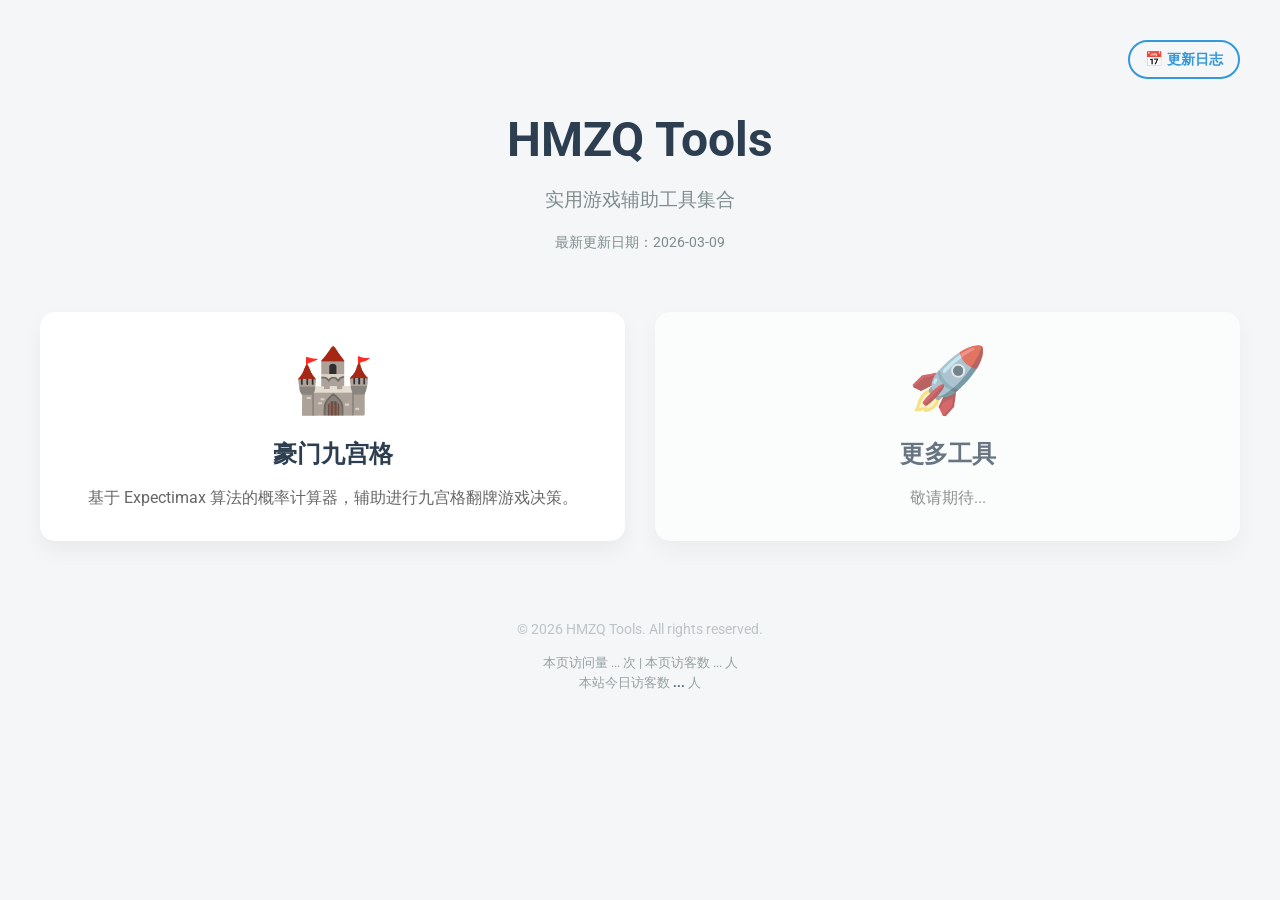
<file: index.html>
<!DOCTYPE html>
<html lang="zh-CN">
<head>
    <meta charset="UTF-8">
    <meta name="viewport" content="width=device-width, initial-scale=1.0">
    <title>HMZQ 工具箱</title>
    <link rel="stylesheet" href="style.css">
    <link href="https://fonts.googleapis.com/css2?family=Roboto:wght@300;400;700&display=swap" rel="stylesheet">
</head>
<body>
    <div class="container">
        <div class="top-nav">
            <button id="update-log-btn" class="nav-btn">📅 更新日志</button>
        </div>

        <header>
            <h1>HMZQ Tools</h1>
            <p>实用游戏辅助工具集合</p>
            <p style="font-size: 0.9rem; color: #7f8c8d; margin-top: 5px;">最新更新日期：2026-03-09</p>
        </header>
        
        <div class="tools-grid">
            <!-- Tool Card: 9 Grid -->
            <a href="9_grid/index.html" class="tool-card">
                <div class="icon">🏰</div>
                <h2>豪门九宫格</h2>
                <p>基于 Expectimax 算法的概率计算器，辅助进行九宫格翻牌游戏决策。</p>
            </a>

            <!-- Placeholder for future tools -->
            <div class="tool-card coming-soon">
                <div class="icon">🚀</div>
                <h2>更多工具</h2>
                <p>敬请期待...</p>
            </div>
        </div>

        <footer>
            <p>&copy; 2026 HMZQ Tools. All rights reserved.</p>
            <div style="font-size: 0.8rem; margin-top: 10px; opacity: 0.8; line-height: 1.6; color: #7f8c8d;">
                <span>本页访问量 <span id="busuanzi_page_pv">...</span> 次</span> | 
                <span>本页访客数 <span id="busuanzi_page_uv">...</span> 人</span><br>
                <span>本站今日访客数 <span id="busuanzi_today_uv" style="color: #2c3e50; font-weight: bold;">...</span> 人</span>
            </div>
        </footer>
    </div>

    <!-- Update Log Modal -->
    <div id="log-modal" class="modal">
        <div class="modal-content">
            <span class="close-modal">&times;</span>
            <h2>📅 更新日志</h2>
            <div class="log-content">
                <div class="log-entry">
                    <span class="log-date">2026-03-09</span>
                    <p>“豪门九宫格”更新：
                       1、新增备选方案推荐功能; 
                       2、支持展示可能结果的概率分布; 
                       3、新增“连续填写”模式（光标可以自动定位到推荐格）
                       4、优化界面</p>
                </div>
                <div class="log-entry">
                    <span class="log-date">2026-01-29</span>
                    <p>“豪门九宫格”更新：优化界面的移动端显示效果，适配窄屏设备。</p>
                </div>
                <div class="log-entry">
                    <span class="log-date">2026-01-27</span>
                    <p>接入 Busuanzi.cc 统计服务，支持网页访问量统计。</p>
                </div>
                <div class="log-entry">
                    <span class="log-date">2026-01-26</span>
                    <p>工具箱主页上线，集成“豪门九宫格”概率计算器。</p>
                </div>
            </div>
        </div>
    </div>

    <script>
        // Modal Logic
        const modal = document.getElementById("log-modal");
        const btn = document.getElementById("update-log-btn");
        const span = document.getElementsByClassName("close-modal")[0];

        btn.onclick = function() {
            modal.style.display = "block";
        }

        span.onclick = function() {
            modal.style.display = "none";
        }

        window.onclick = function(event) {
            if (event.target == modal) {
                modal.style.display = "none";
            }
        }
    </script>
    <script src="//cdn.busuanzi.cc/busuanzi/3.6.9/busuanzi.min.js" defer></script>
</body>
</html>
</file>
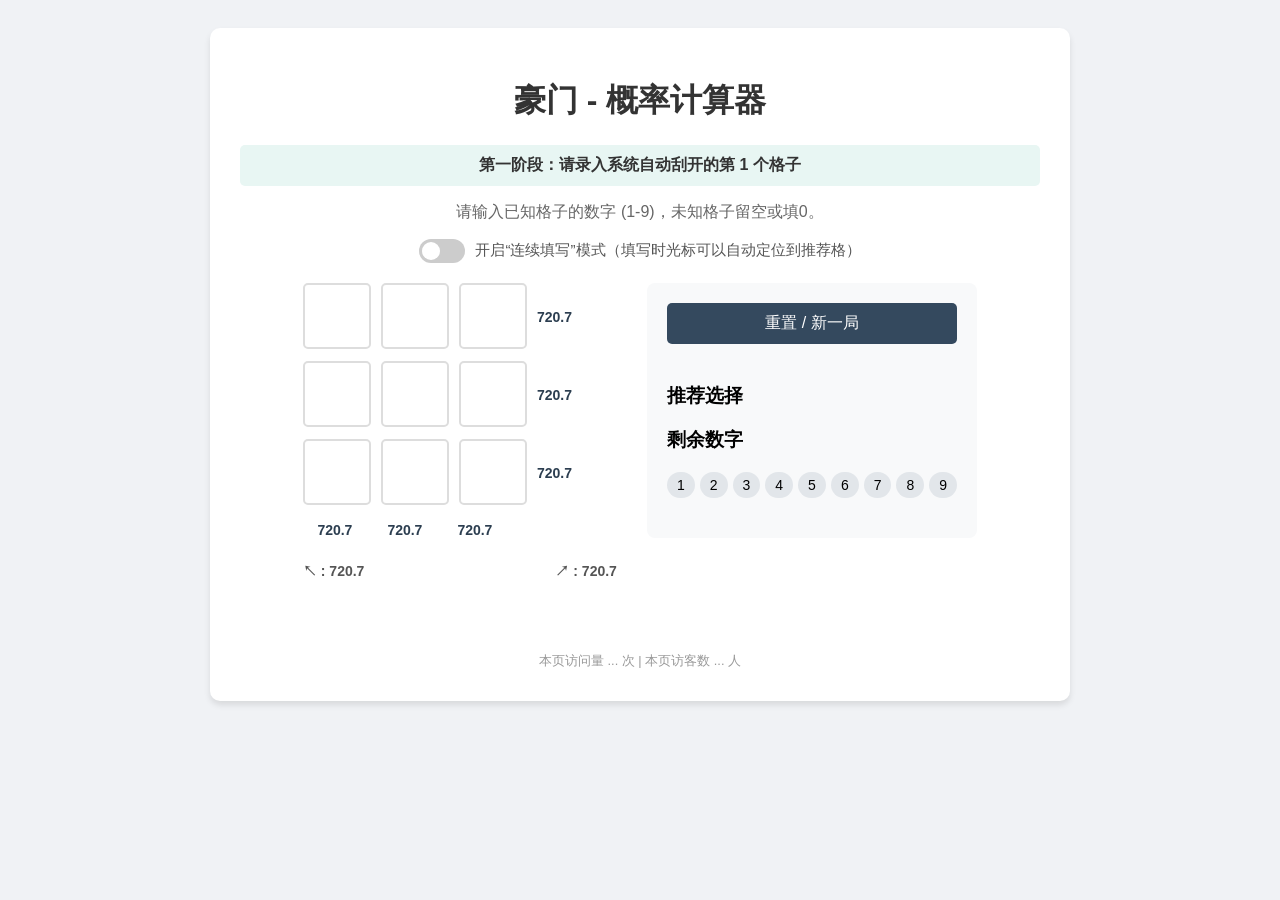
<file: 9_grid/index.html>
<!DOCTYPE html>
<html lang="zh-CN">
<head>
    <meta charset="UTF-8">
    <meta name="viewport" content="width=device-width, initial-scale=1.0">
    <title>豪门 - 概率计算器</title>
    <link rel="stylesheet" href="style.css">
</head>
<body>
    <div class="container">
        <h1>豪门 - 概率计算器</h1>
        <div id="loading" class="loading-overlay">计算中...</div>
        <div class="step-indicator" id="step-status">正在初始化...</div>
        <p>请输入已知格子的数字 (1-9)，未知格子留空或填0。</p>
        
        <div style="margin-bottom: 20px; text-align: center; display: flex; justify-content: center; align-items: center; gap: 10px;">
            <label class="switch">
                <input type="checkbox" id="auto-focus-toggle">
                <span class="slider round"></span>
            </label>
            <span style="color: #555; font-size: 0.95em;">开启“连续填写”模式（填写时光标可以自动定位到推荐格）</span>
        </div>
        
        <div class="game-area">
            <div class="grid-container">
                <!-- 3x3 Grid Inputs -->
                <div class="grid-row">
                    <div class="cell-wrapper">
                        <input type="number" id="cell-1-1" min="0" max="9" class="grid-cell">
                        <span id="ev-1-1" class="ev-display"></span>
                    </div>
                    <div class="cell-wrapper">
                        <input type="number" id="cell-1-2" min="0" max="9" class="grid-cell">
                        <span id="ev-1-2" class="ev-display"></span>
                    </div>
                    <div class="cell-wrapper">
                        <input type="number" id="cell-1-3" min="0" max="9" class="grid-cell">
                        <span id="ev-1-3" class="ev-display"></span>
                    </div>
                    <div class="row-result" id="res-row-1"></div>
                </div>
                <div class="grid-row">
                    <div class="cell-wrapper">
                        <input type="number" id="cell-2-1" min="0" max="9" class="grid-cell">
                        <span id="ev-2-1" class="ev-display"></span>
                    </div>
                    <div class="cell-wrapper">
                        <input type="number" id="cell-2-2" min="0" max="9" class="grid-cell">
                        <span id="ev-2-2" class="ev-display"></span>
                    </div>
                    <div class="cell-wrapper">
                        <input type="number" id="cell-2-3" min="0" max="9" class="grid-cell">
                        <span id="ev-2-3" class="ev-display"></span>
                    </div>
                    <div class="row-result" id="res-row-2"></div>
                </div>
                <div class="grid-row">
                    <div class="cell-wrapper">
                        <input type="number" id="cell-3-1" min="0" max="9" class="grid-cell">
                        <span id="ev-3-1" class="ev-display"></span>
                    </div>
                    <div class="cell-wrapper">
                        <input type="number" id="cell-3-2" min="0" max="9" class="grid-cell">
                        <span id="ev-3-2" class="ev-display"></span>
                    </div>
                    <div class="cell-wrapper">
                        <input type="number" id="cell-3-3" min="0" max="9" class="grid-cell">
                        <span id="ev-3-3" class="ev-display"></span>
                    </div>
                    <div class="row-result" id="res-row-3"></div>
                </div>
                
                <!-- Column Results -->
                <div class="col-results">
                    <div class="col-result" id="res-col-1"></div>
                    <div class="col-result" id="res-col-2"></div>
                    <div class="col-result" id="res-col-3"></div>
                </div>

                 <!-- Diagonal Results -->
                 <div class="diag-results">
                    <div class="diag-result left" id="res-diag-1">↖   : <span id="val-diag-1"></span></div>
                    <div class="diag-result right" id="res-diag-2">↗   : <span id="val-diag-2"></span></div>
                </div>
            </div>

            <div class="info-panel">
                <button onclick="resetGrid()" style="width: 100%; margin-bottom: 20px; background-color: #34495e;">重置 / 新一局</button>

                <h3>推荐选择</h3>
                <div id="recommendation" class="highlight"></div>
                <div id="probability-breakdown" class="prob-list"></div>

                <div id="alternate-recommendation-container" style="display: none; margin-top: 20px;">
                    <h3 style="color: #7f8c8d;">备选方案</h3>
                    <div id="alternate-recommendation" class="highlight-alt"></div>
                    <div id="alternate-probability-breakdown" class="prob-list"></div>
                </div>

                <h3>剩余数字</h3>
                <div id="remaining-numbers"></div>
            </div>
        </div>
        
        <div style="text-align: center; margin-top: 30px; font-size: 0.8rem; color: #999; line-height: 1.6;">
            <span>本页访问量 <span id="busuanzi_page_pv">...</span> 次</span> | 
            <span>本页访客数 <span id="busuanzi_page_uv">...</span> 人</span>
        </div>
    </div>
    <script src="script.js"></script>
    <script src="//cdn.busuanzi.cc/busuanzi/3.6.9/busuanzi.min.js" defer></script>
</body>
</html>
</file>
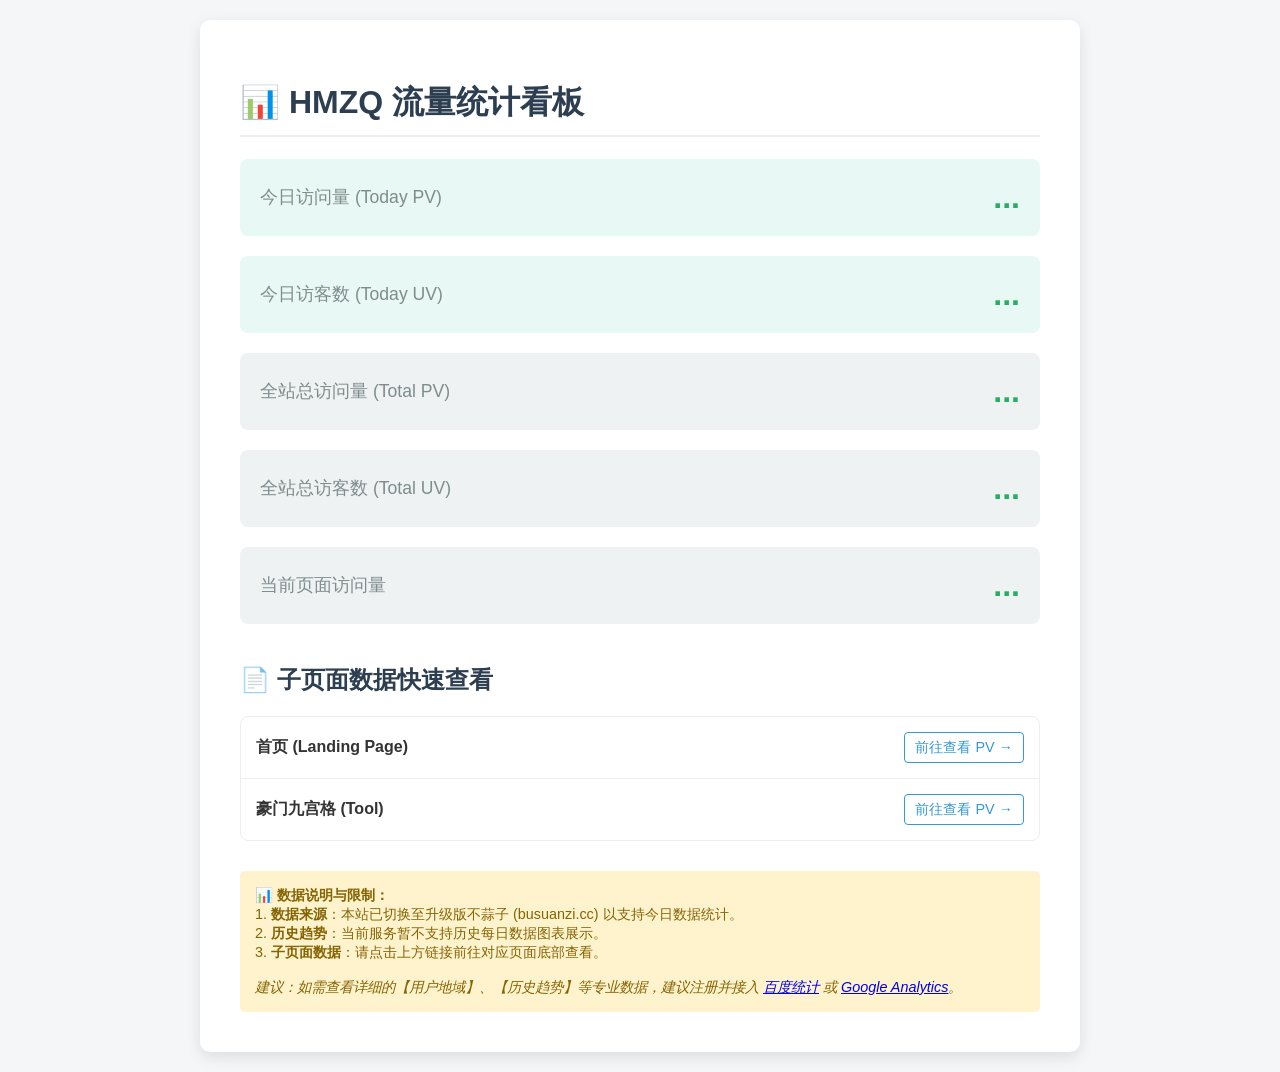
<file: admin/dashboard.html>
<!DOCTYPE html>
<html lang="zh-CN">
<head>
    <meta charset="UTF-8">
    <meta name="viewport" content="width=device-width, initial-scale=1.0">
    <title>HMZQ - 流量统计看板</title>
    <style>
        body {
            font-family: 'Segoe UI', Tahoma, Geneva, Verdana, sans-serif;
            background-color: #f4f6f7;
            margin: 0;
            padding: 20px;
            color: #333;
        }
        .container {
            max-width: 800px;
            margin: 0 auto;
            background: white;
            padding: 40px;
            border-radius: 10px;
            box-shadow: 0 5px 15px rgba(0,0,0,0.1);
        }
        h1 {
            color: #2c3e50;
            border-bottom: 2px solid #ecf0f1;
            padding-bottom: 10px;
        }
        .stat-card {
            background: #eef2f3;
            padding: 20px;
            border-radius: 8px;
            margin: 20px 0;
            display: flex;
            justify-content: space-between;
            align-items: center;
        }
        .stat-label {
            font-size: 1.1em;
            color: #7f8c8d;
        }
        .stat-value {
            font-size: 2em;
            font-weight: bold;
            color: #27ae60;
        }
        .note {
            background: #fff3cd;
            color: #856404;
            padding: 15px;
            border-radius: 5px;
            font-size: 0.9em;
            margin-top: 30px;
        }
    </style>
</head>
<body>
    <div class="container">
        <h1>📊 HMZQ 流量统计看板</h1>
        
        <div class="stat-card" style="background: #e8f8f5;">
            <span class="stat-label">今日访问量 (Today PV)</span>
            <span class="stat-value" id="busuanzi_today_pv">...</span>
        </div>

        <div class="stat-card" style="background: #e8f8f5;">
            <span class="stat-label">今日访客数 (Today UV)</span>
            <span class="stat-value" id="busuanzi_today_uv">...</span>
        </div>

        <div class="stat-card">
            <span class="stat-label">全站总访问量 (Total PV)</span>
            <span class="stat-value" id="busuanzi_site_pv">...</span>
        </div>
        
        <div class="stat-card">
            <span class="stat-label">全站总访客数 (Total UV)</span>
            <span class="stat-value" id="busuanzi_site_uv">...</span>
        </div>

        <div class="stat-card">
            <span class="stat-label">当前页面访问量</span>
            <span class="stat-value" id="busuanzi_page_pv">...</span>
        </div>

        <h2 style="margin-top: 40px; color: #2c3e50;">📄 子页面数据快速查看</h2>
        <div style="background: white; border-radius: 8px; border: 1px solid #eee;">
            <div style="padding: 15px; border-bottom: 1px solid #eee; display: flex; justify-content: space-between; align-items: center;">
                <span><strong>首页 (Landing Page)</strong></span>
                <a href="../index.html" target="_blank" style="text-decoration: none; color: #3498db; border: 1px solid #3498db; padding: 5px 10px; border-radius: 4px; font-size: 0.9em;">前往查看 PV &rarr;</a>
            </div>
            <div style="padding: 15px; display: flex; justify-content: space-between; align-items: center;">
                <span><strong>豪门九宫格 (Tool)</strong></span>
                <a href="../9_grid/index.html" target="_blank" style="text-decoration: none; color: #3498db; border: 1px solid #3498db; padding: 5px 10px; border-radius: 4px; font-size: 0.9em;">前往查看 PV &rarr;</a>
            </div>
        </div>

        <div class="note">
            <strong>📊 数据说明与限制：</strong><br>
            1. <strong>数据来源</strong>：本站已切换至升级版不蒜子 (busuanzi.cc) 以支持今日数据统计。<br>
            2. <strong>历史趋势</strong>：当前服务暂不支持历史每日数据图表展示。<br>
            3. <strong>子页面数据</strong>：请点击上方链接前往对应页面底部查看。<br>
            <br>
            <em>建议：如需查看详细的【用户地域】、【历史趋势】等专业数据，建议注册并接入 <a href="https://tongji.baidu.com/" target="_blank">百度统计</a> 或 <a href="https://analytics.google.com/" target="_blank">Google Analytics</a>。</em>
        </div>
    </div>

    <!-- Busuanzi Script (Updated Source) -->
    <script src="//cdn.busuanzi.cc/busuanzi/3.6.9/busuanzi.min.js" defer></script>
</body>
</html>
</file>
<file: style.css>
:root {
    --primary-color: #2c3e50;
    --accent-color: #3498db;
    --bg-color: #f4f6f7;
    --card-bg: #ffffff;
    --text-color: #333;
}

body {
    font-family: 'Roboto', sans-serif;
    margin: 0;
    padding: 0;
    background-color: var(--bg-color);
    color: var(--text-color);
}

.container {
    max-width: 1200px;
    margin: 0 auto;
    padding: 40px 20px;
}

header {
    text-align: center;
    margin-bottom: 60px;
}

header h1 {
    font-size: 3rem;
    color: var(--primary-color);
    margin-bottom: 10px;
}

header p {
    font-size: 1.2rem;
    color: #7f8c8d;
}

.tools-grid {
    display: grid;
    grid-template-columns: repeat(auto-fit, minmax(300px, 1fr));
    gap: 30px;
}

.tool-card {
    background-color: var(--card-bg);
    border-radius: 15px;
    padding: 30px;
    text-decoration: none;
    color: inherit;
    box-shadow: 0 10px 20px rgba(0,0,0,0.05);
    transition: transform 0.3s ease, box-shadow 0.3s ease;
    display: flex;
    flex-direction: column;
    align-items: center;
    text-align: center;
    border: 1px solid transparent;
}

.tool-card:hover {
    transform: translateY(-5px);
    box-shadow: 0 15px 30px rgba(0,0,0,0.1);
    border-color: var(--accent-color);
}

.tool-card .icon {
    font-size: 4rem;
    margin-bottom: 20px;
}

.tool-card h2 {
    font-size: 1.5rem;
    margin: 0 0 15px 0;
    color: var(--primary-color);
}

.tool-card p {
    color: #666;
    line-height: 1.6;
    margin: 0;
}

.coming-soon {
    opacity: 0.7;
    cursor: default;
}

.coming-soon:hover {
    transform: none;
    box-shadow: 0 10px 20px rgba(0,0,0,0.05);
    border-color: transparent;
}

.top-nav {
    display: flex;
    justify-content: flex-end;
    margin-bottom: 20px;
}

.nav-btn {
    background-color: transparent;
    border: 2px solid var(--accent-color);
    color: var(--accent-color);
    padding: 8px 15px;
    border-radius: 20px;
    cursor: pointer;
    font-size: 0.9rem;
    font-weight: bold;
    transition: all 0.3s ease;
}

.nav-btn:hover {
    background-color: var(--accent-color);
    color: white;
}

/* Modal Styling */
.modal {
    display: none;
    position: fixed;
    z-index: 1000;
    left: 0;
    top: 0;
    width: 100%;
    height: 100%;
    overflow: auto;
    background-color: rgba(0,0,0,0.4);
    backdrop-filter: blur(5px);
}

.modal-content {
    background-color: #fefefe;
    margin: 10% auto;
    padding: 30px;
    border: 1px solid #888;
    width: 90%;
    max-width: 600px;
    border-radius: 12px;
    box-shadow: 0 5px 15px rgba(0,0,0,0.3);
    position: relative;
    animation: slideIn 0.3s;
}

@keyframes slideIn {
    from {transform: translateY(-50px); opacity: 0;}
    to {transform: translateY(0); opacity: 1;}
}

.close-modal {
    color: #aaa;
    float: right;
    font-size: 28px;
    font-weight: bold;
    cursor: pointer;
}

.close-modal:hover,
.close-modal:focus {
    color: black;
    text-decoration: none;
}

.modal-content h2 {
    margin-top: 0;
    color: var(--primary-color);
    border-bottom: 2px solid #ecf0f1;
    padding-bottom: 10px;
    margin-bottom: 20px;
}

.log-content {
    max-height: 400px;
    overflow-y: auto;
    padding-right: 10px;
}

.log-entry {
    margin-bottom: 20px;
    padding-bottom: 15px;
    border-bottom: 1px dashed #eee;
}

.log-entry:last-child {
    border-bottom: none;
}

.log-date {
    font-size: 0.85rem;
    color: var(--accent-color);
    font-weight: bold;
    display: block;
    margin-bottom: 5px;
}

.log-entry p {
    margin: 0;
    font-size: 0.95rem;
    color: #555;
    line-height: 1.5;
}

footer {
    text-align: center;
    margin-top: 80px;
    color: #bdc3c7;
    font-size: 0.9rem;
}

@media (max-width: 600px) {
    header h1 {
        font-size: 2.5rem;
    }
}
</file>
<file: 9_grid/style.css>
body {
    font-family: 'Segoe UI', Tahoma, Geneva, Verdana, sans-serif;
    background-color: #f0f2f5;
    display: flex;
    justify-content: center;
    padding: 20px;
}

.container {
    background-color: white;
    padding: 30px;
    border-radius: 10px;
    box-shadow: 0 4px 6px rgba(0,0,0,0.1);
    max-width: 800px;
    width: 100%;
}

h1 {
    text-align: center;
    color: #333;
}

p {
    text-align: center;
    color: #666;
}

.game-area {
    display: flex;
    flex-direction: column;
    align-items: center;
    gap: 30px;
    margin-top: 20px;
}

@media (max-width: 600px) {
    body {
        zoom: 0.75;
        padding: 10px;
    }

    .container {
        padding: 15px;
    }

    .game-area {
        gap: 15px;
        margin-top: 10px;
    }

    h1 {
        margin-bottom: 5px;
    }

    p {
        margin-top: 5px;
        margin-bottom: 10px;
    }

    .info-panel {
        width: 100%;
        margin-top: 10px;
    }
}

@media (min-width: 600px) {
    .game-area {
        flex-direction: row;
        align-items: flex-start;
        justify-content: center;
    }
}

.grid-container {
    display: flex;
    flex-direction: column;
    gap: 10px;
    position: relative;
    padding-bottom: 40px; /* Space for col results */
}

.grid-row {
    display: flex;
    gap: 10px;
    align-items: center;
}

.grid-cell {
    width: 60px;
    height: 60px;
    font-size: 24px;
    text-align: center;
    border: 2px solid #ddd;
    border-radius: 5px;
    outline: none;
    transition: border-color 0.2s;
}

.grid-cell:focus {
    border-color: #4a90e2;
}

/* Hide spin buttons */
input[type=number]::-webkit-inner-spin-button, 
input[type=number]::-webkit-outer-spin-button { 
  -webkit-appearance: none; 
  margin: 0; 
}

.row-result {
    width: 80px;
    font-weight: bold;
    color: #2c3e50;
    font-size: 14px;
}

.col-results {
    display: flex;
    gap: 10px;
    margin-left: 0;
    padding-left: 2px; /* Slight adjustment */
}

.col-result {
    width: 60px;
    text-align: center;
    font-weight: bold;
    color: #2c3e50;
    font-size: 14px;
    padding-top: 5px;
}

.diag-results {
    margin-top: 15px;
    display: flex;
    justify-content: space-between;
    width: 100%;
    font-size: 14px;
    font-weight: bold;
    color: #555;
}

.info-panel {
    background-color: #f8f9fa;
    padding: 20px;
    border-radius: 8px;
    min-width: 200px;
}

.highlight {
    font-size: 18px;
    color: #e74c3c;
    font-weight: bold;
    margin-bottom: 10px;
}

#remaining-numbers {
    display: flex;
    flex-wrap: wrap;
    gap: 5px;
    margin-bottom: 20px;
}

.rem-num {
    background-color: #e2e6ea;
    padding: 5px 10px;
    border-radius: 15px;
    font-size: 14px;
}

button {
    background-color: #4a90e2;
    color: white;
    border: none;
    padding: 10px 20px;
    border-radius: 5px;
    cursor: pointer;
    font-size: 16px;
    width: 100%;
}

button:hover {
    background-color: #357abd;
}

.best-choice {
    color: #e74c3c;
    font-weight: 800;
}
.recommend-scratch {
    background-color: #fffacd !important; /* LemonChiffon */
    border: 3px solid #f1c40f !important;
    animation: pulse 1.5s infinite;
}

@keyframes pulse {
    0% {
        box-shadow: 0 0 0 0 rgba(241, 196, 15, 0.7);
    }
    70% {
        box-shadow: 0 0 0 10px rgba(241, 196, 15, 0);
    }
    100% {
        box-shadow: 0 0 0 0 rgba(241, 196, 15, 0);
    }
}

.step-indicator {
    margin-bottom: 15px;
    font-weight: bold;
    color: #2c3e50;
    padding: 10px;
    background-color: #e8f6f3;
    border-radius: 5px;
    text-align: center;
}

.loading-overlay {
    position: fixed;
    top: 0;
    left: 0;
    width: 100%;
    height: 100%;
    background: rgba(255, 255, 255, 0.8);
    display: flex;
    justify-content: center;
    align-items: center;
    z-index: 1000;
    font-size: 24px;
    font-weight: bold;
    color: #333;
    display: none;
}
.ev-display {
    display: block;
    font-size: 10px;
    color: #888;
    margin-top: 2px;
}

.recommend-scratch .ev-display {
    color: #d35400;
    font-weight: bold;
}
.prob-list {
    margin-top: 10px;
    font-size: 0.9em;
    color: #555;
}

.prob-item {
    display: flex;
    justify-content: space-between;
    padding: 4px 0;
    border-bottom: 1px dashed #eee;
}

.prob-item:last-child {
    border-bottom: none;
}

.prob-reward {
    font-weight: bold;
    color: #2980b9;
}

.prob-val {
    color: #7f8c8d;
}
.highlight-alt {
    font-size: 1.1em;
    font-weight: bold;
    color: #7f8c8d; /* Grey for alternate */
    margin-bottom: 5px;
}

/* Toggle Switch Styles */
.switch {
    position: relative;
    display: inline-block;
    width: 46px;
    height: 24px;
}

.switch input { 
    opacity: 0;
    width: 0;
    height: 0;
}

.slider {
    position: absolute;
    cursor: pointer;
    top: 0;
    left: 0;
    right: 0;
    bottom: 0;
    background-color: #ccc;
    -webkit-transition: .4s;
    transition: .4s;
}

.slider:before {
    position: absolute;
    content: "";
    height: 18px;
    width: 18px;
    left: 3px;
    bottom: 3px;
    background-color: white;
    -webkit-transition: .4s;
    transition: .4s;
}

input:checked + .slider {
    background-color: #2196F3;
}

input:focus + .slider {
    box-shadow: 0 0 1px #2196F3;
}

input:checked + .slider:before {
    -webkit-transform: translateX(22px);
    -ms-transform: translateX(22px);
    transform: translateX(22px);
}

/* Rounded sliders */
.slider.round {
    border-radius: 24px;
}

.slider.round:before {
    border-radius: 50%;
}
</file>
